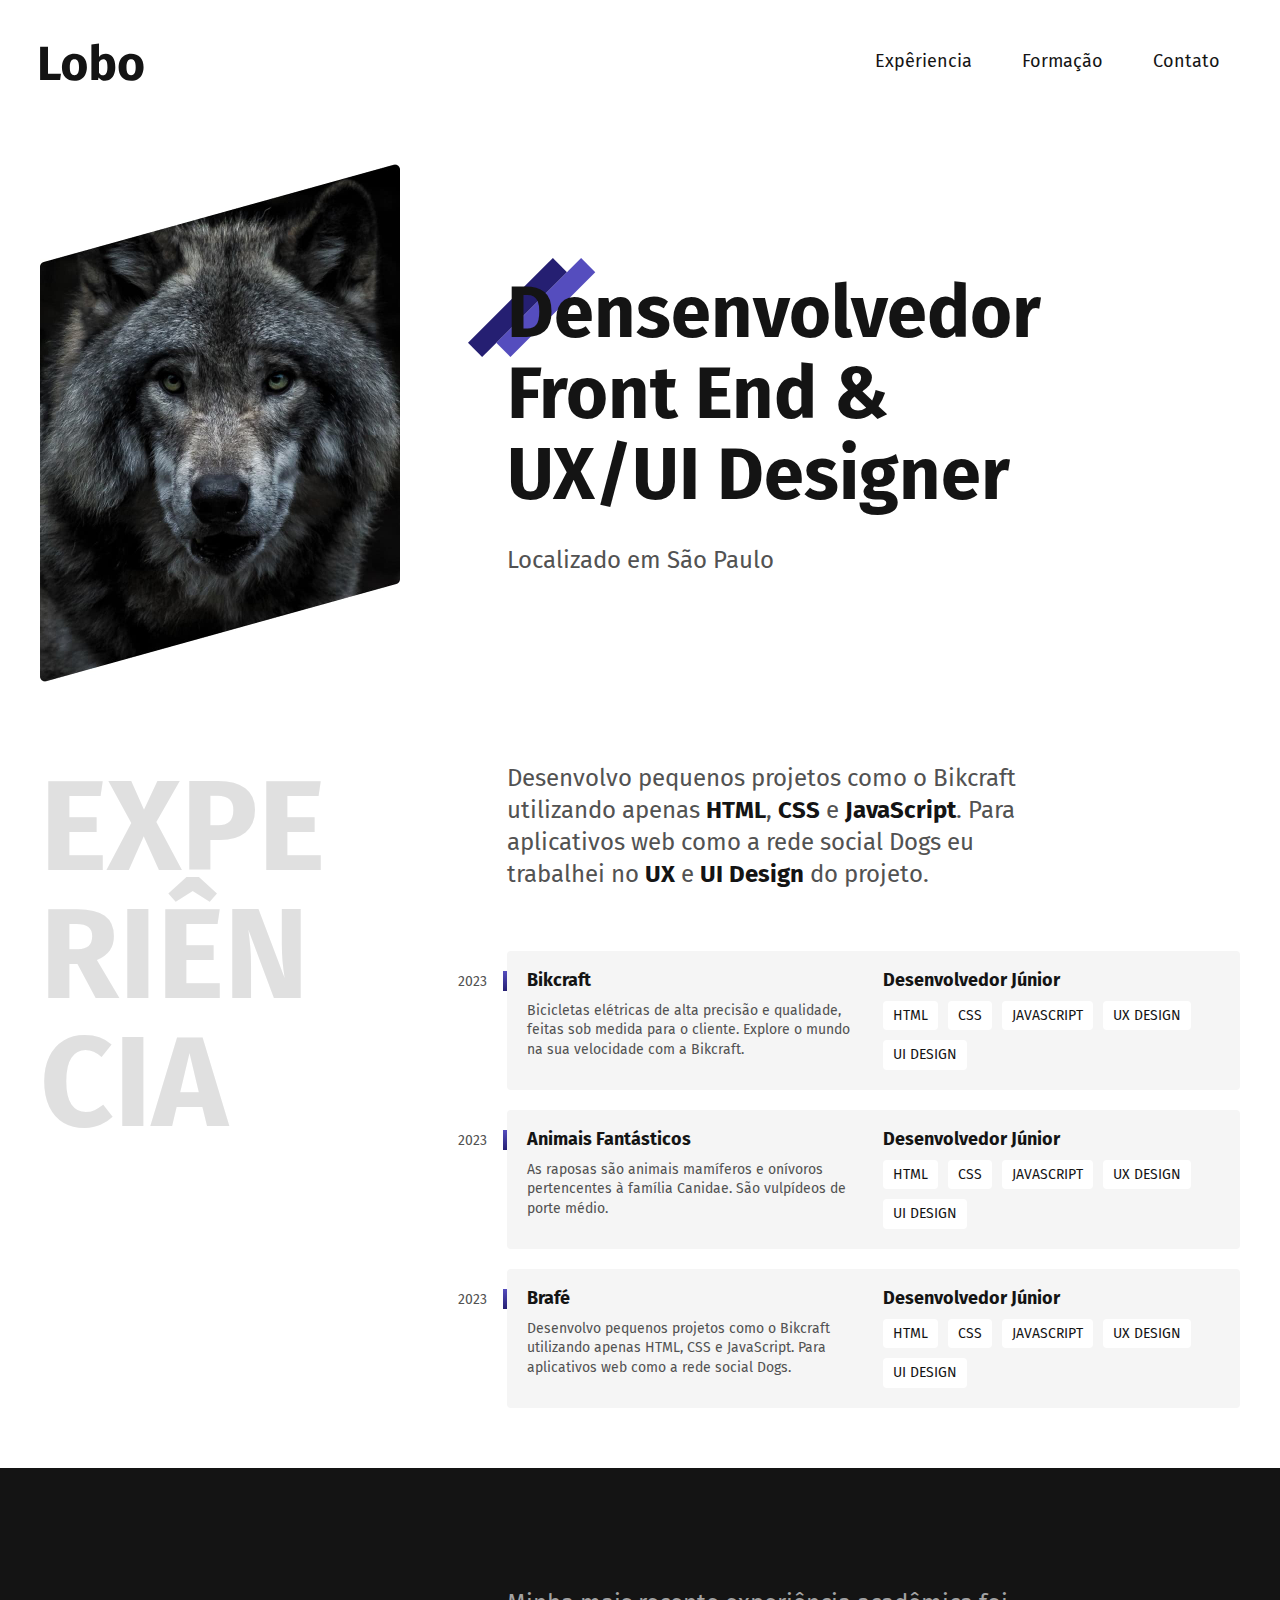
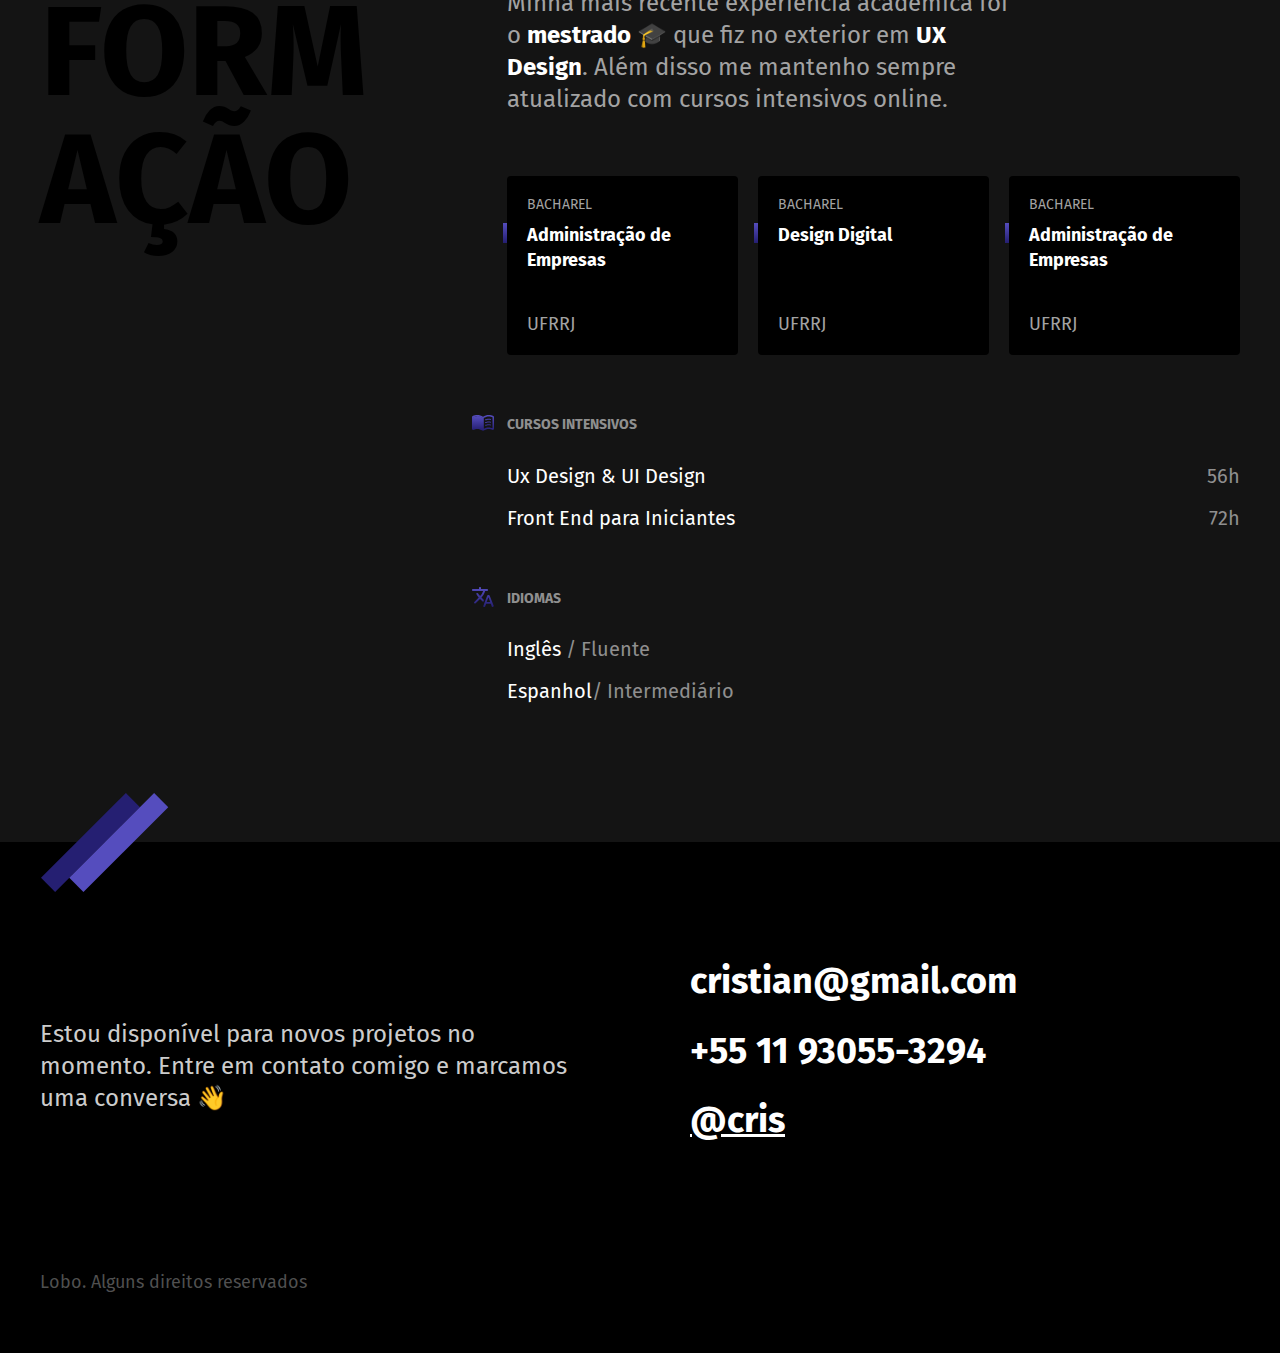
<file: index.html>
<!DOCTYPE html>
<html lang="pt-br">

<head>
  <meta charset="UTF-8">
  <meta name="viewport" content="width=device-width, initial-scale=1.0">
  <title>Lobo</title>
  <meta name="description" content="Densenvolvedor Front End & UX/UI Designer Localizado em São Paulo ">
  <link rel="stylesheet" href="css/style.css">
  <link rel="icon" href="./favicon.svg" type="image/svg+xml">
  <link rel="preconnect" href="https://fonts.googleapis.com">
  <link rel="preconnect" href="https://fonts.gstatic.com" crossorigin>
  <link href="https://fonts.googleapis.com/css2?family=Fira+Sans:wght@400;700&display=swap" rel="stylesheet">


</head>

<body>

  <header class="header">
    <img src="/img/Lobo.svg " alt="Lobo" width="104" height="38">
    <nav>
      <ul class="header-menu">
        <li><a href="#experiencia">Expêriencia</a></li>
        <li><a href="#formacao">Formação</a></li>
        <li><a href="#contato">Contato</a></li>
      </ul>
    </nav>
  </header>

  <main class="introducao">
    <img src="/img/perfil.jpg" alt="Lobo Cinza" width="360" height="520">
    <div>
      <h1>Densenvolvedor<br>
        Front End &<br>
        UX/UI Designer</h1>
      <p>Localizado em São Paulo </p>
    </div>

  </main>

  <section class="experiencia" id="experiencia" aria-label="Experiência">
    <h2 class="subtitulo">Experiência</h2>

    <div>
      <p class="experiencia-texto">Desenvolvo pequenos projetos como o Bikcraft utilizando apenas <strong>HTML</strong>, <strong>CSS</strong> e <strong>JavaScript</strong>. Para aplicativos web como a rede social Dogs eu trabalhei no <strong>UX</strong> e <strong>UI Design</strong> do projeto.</p>

      <div class="empresa" onclick="abrirEmNovaAba('bikcraft')">
        <span class="empresa-ano"> 2023</span>
        <h3 class="empresa-titulo">Bikcraft</h3>
        <span class="empresa-titulo">Desenvolvedor Júnior</span>
        <p class="empresa-texto">Bicicletas elétricas de alta precisão e qualidade, feitas sob medida para o cliente. Explore o mundo na sua velocidade com a Bikcraft.</p>
        <ul class="empresa-habilidades">
          <li>HTML</li>
          <li>CSS</li>
          <li>JAVASCRIPT</li>
          <li>UX DESIGN</li>
          <li>UI DESIGN</li>
        </ul>
      </div>

      <div class="empresa" onclick="abrirEmNovaAba('animaisBlog')">
        <span class="empresa-ano"> 2023</span>
        <h3 class="empresa-titulo">Animais Fantásticos</h3>
        <span class="empresa-titulo">Desenvolvedor Júnior</span>
        <p class="empresa-texto">As raposas são animais mamíferos e onívoros pertencentes à família Canidae. São vulpídeos de porte médio.</p>
        <ul class="empresa-habilidades">
          <li>HTML</li>
          <li>CSS</li>
          <li>JAVASCRIPT</li>
          <li>UX DESIGN</li>
          <li>UI DESIGN</li>
        </ul>
      </div>

      <div class="empresa" onclick="abrirEmNovaAba('bikcraft')">
        <span class="empresa-ano"> 2023</span>
        <h3 class="empresa-titulo">Brafé</h3>
        <span class="empresa-titulo">Desenvolvedor Júnior</span>
        <p class="empresa-texto">Desenvolvo pequenos projetos como o Bikcraft utilizando apenas HTML, CSS e JavaScript. Para aplicativos web como a rede social Dogs.</p>
        <ul class="empresa-habilidades">
          <li>HTML</li>
          <li>CSS</li>
          <li>JAVASCRIPT</li>
          <li>UX DESIGN</li>
          <li>UI DESIGN</li>
        </ul>

      </div>
    </div>
    </div>
  </section>


  <section class="formacao" id="formacao" aria-label="Formação">
    <div class="formacao-container">
      <h2 class="subtitulo">Formação</h2>

      <div>
        <p class="formacao-texto">
          Minha mais recente experiência acadêmica foi o <strong>mestrado</strong> 🎓 que fiz no exterior em <strong>UX Design</strong>. Além disso me mantenho sempre atualizado com cursos intensivos online.
        </p>

        <ul class="faculdade-lista">

          <li class="faculdade">
            <span class="faculdade-tipo">Bacharel</span>
            <h3 class="faculdade-curso">Administração de Empresas</h3>
            <span class="faculdade-instituicao">UFRRJ</span>
          </li>

          <li class="faculdade">
            <span class="faculdade-tipo">Bacharel</span>
            <h3 class="faculdade-curso">Design Digital</h3>
            <span class="faculdade-instituicao">UFRRJ</span>
          </li>

          <li class="faculdade">
            <span class="faculdade-tipo">Bacharel</span>
            <h3 class="faculdade-curso">Administração de Empresas</h3>
            <span class="faculdade-instituicao">UFRRJ</span>
          </li>

        </ul>

        <div class="formacao-extra">

          <div class="cursos">
            <h3>Cursos Intensivos</h3>
            <ul>
              <li>Ux Design & UI Design <span>56h</span></li>
              <li>Front End para Iniciantes<span>72h</span></li>
            </ul>
          </div>

          <div class="idiomas">
            <h3>Idiomas</h3>
            <ul>
              <li>Inglês <span>/ Fluente</span></li>
              <li>Espanhol<span>/ Intermediário</span></li>
            </ul>
          </div>

        </div>
      </div>
    </div>
  </section>



  <footer class="footer" id="contato">
    <div class="footer-container" id="contato">
      <p class="footer-texto">Estou disponível para novos projetos no momento. Entre em contato comigo e marcamos uma conversa 👋</p>
      <ul class="footer-contato">
        <li>cristian@gmail.com</li>
        <li>+55 11 93055-3294</li>
        <li><a href="/">@cris</a></li>
      </ul>
      <p class="footer-copy">Lobo. Alguns direitos reservados</p>
    </div>
  </footer>


   <script src="script.js"></script>
</body>

</html>
</file>
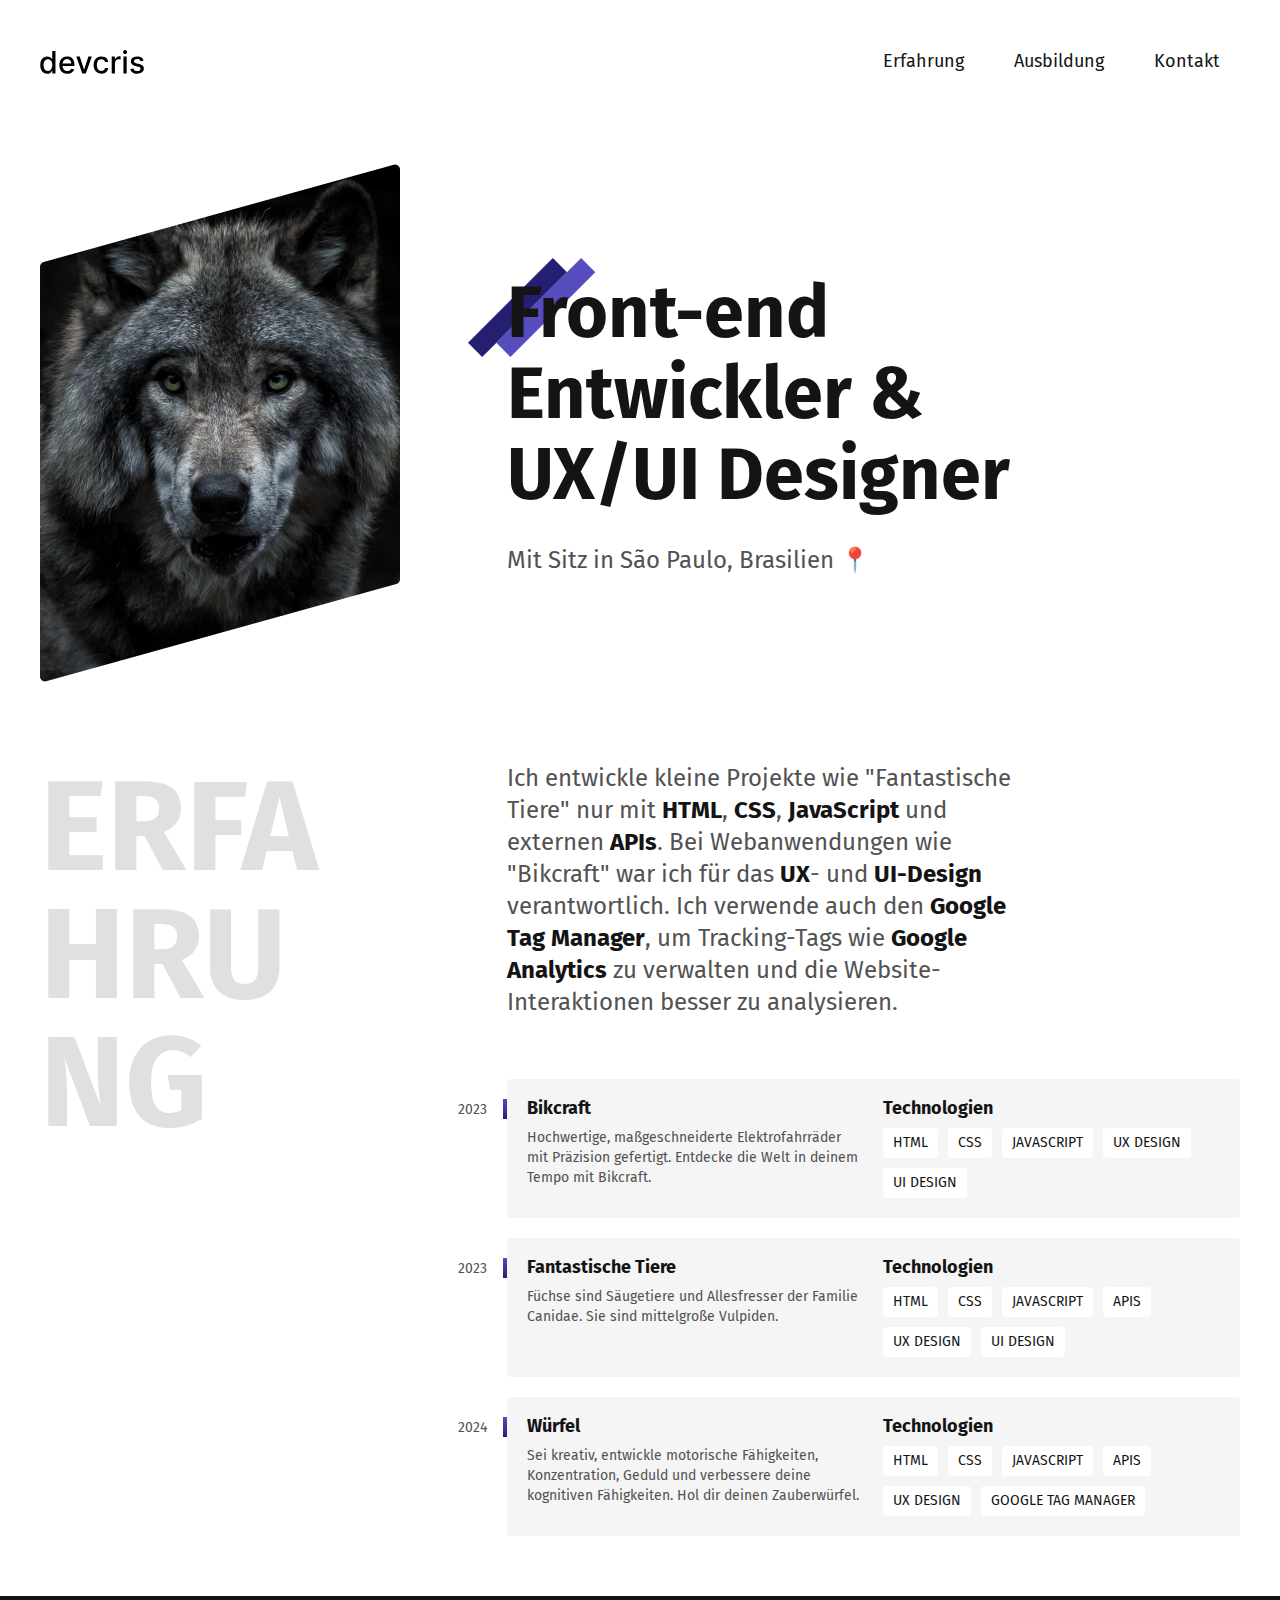
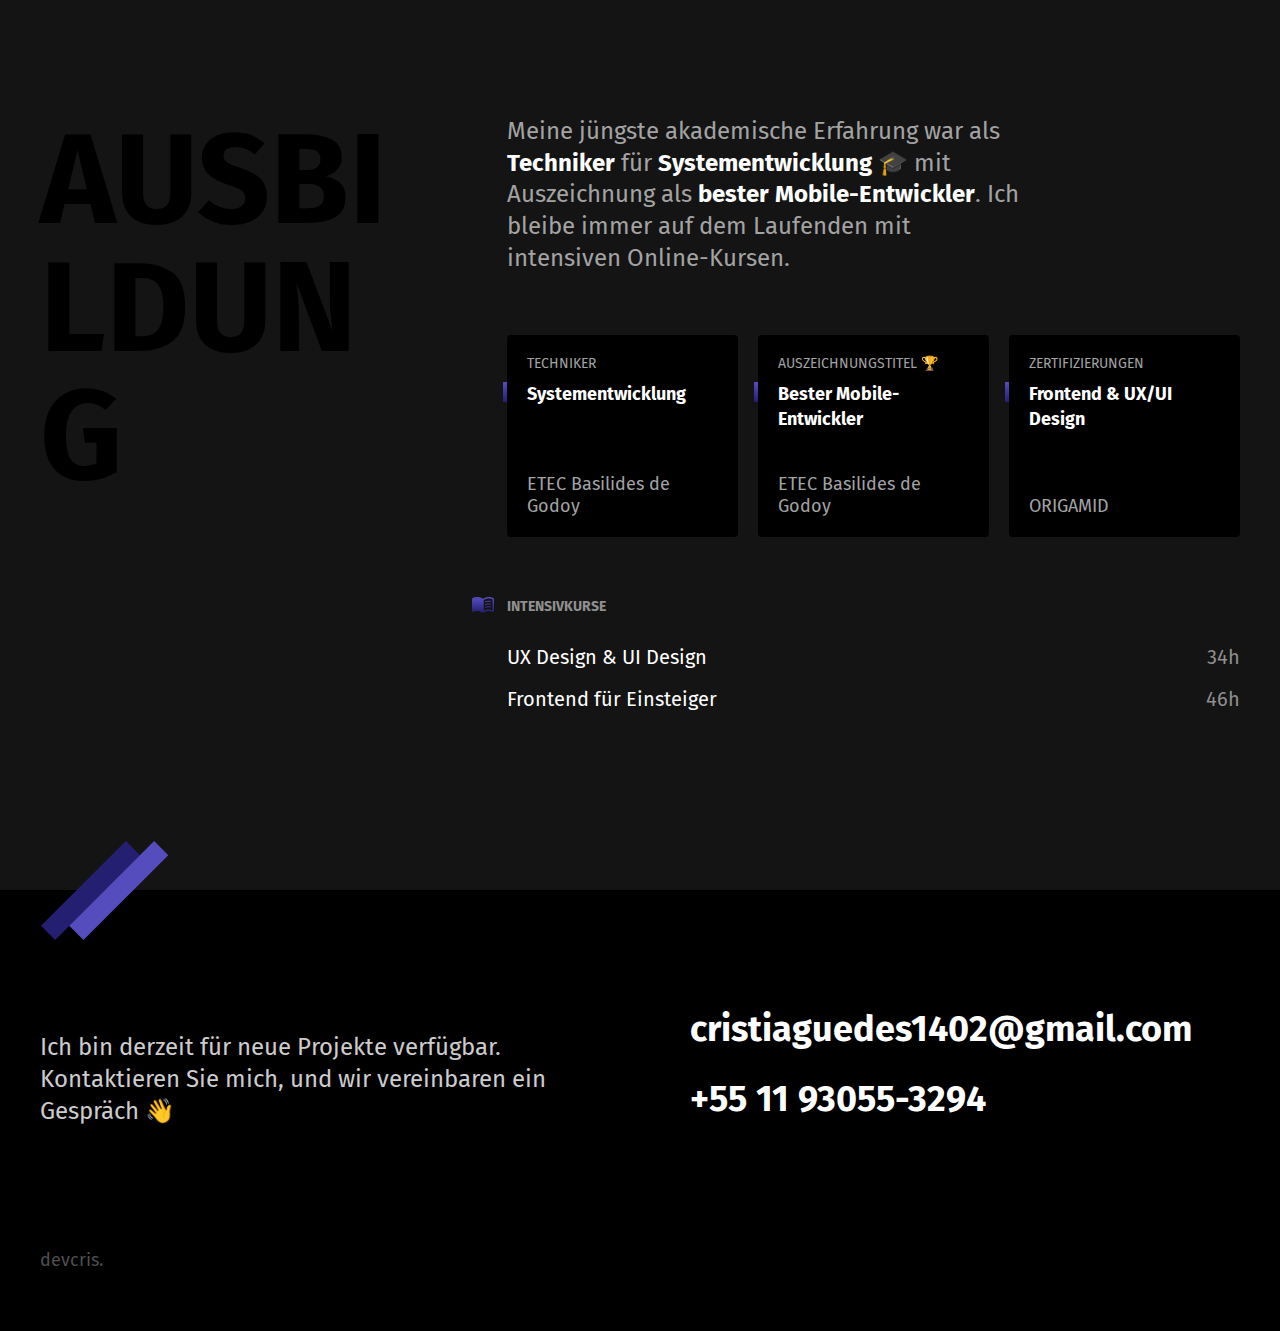
<file: de/index.html>
<!DOCTYPE html>
<html lang="de">

<head>
  <meta charset="UTF-8">
  <meta name="viewport" content="width=device-width, initial-scale=1.0">
  <title>devcris</title>
  <meta name="description" content="Frontend-Entwickler & UX/UI Designer mit Sitz in São Paulo">
  <link rel="stylesheet" href="../css/style.css">
  <link rel="icon" href="./favicon.svg" type="image/svg+xml">
  <link rel="preconnect" href="https://fonts.googleapis.com">
  <link rel="preconnect" href="https://fonts.gstatic.com" crossorigin>
  <link href="https://fonts.googleapis.com/css2?family=Fira+Sans:wght@400;700&display=swap" rel="stylesheet">
</head>

<body>
  <header class="header">
    <img src="/img/devcris.svg " alt="devcris" width="104" height="38">
    <nav>
      <ul class="header-menu">
        <li><a href="#experiencia">Erfahrung</a></li>
        <li><a href="#formacao">Ausbildung</a></li>
        <li><a href="#contato">Kontakt</a></li>
      </ul>
    </nav>
  </header>

  <main class="introducao">
    <img src="/img/perfil.jpg" alt="Foto Cristian Entwickler" width="360" height="520">
    <div>
      <h1>Front-end<br>
        Entwickler &<br>
        UX/UI Designer</h1>
      <p>Mit Sitz in São Paulo, Brasilien 📍</p>
    </div>
  </main>

  <section class="experiencia" id="experiencia" aria-label="Erfahrung">
    <h2 class="subtitulo">Erfahrung</h2>

    <div>
      <p class="experiencia-texto">Ich entwickle kleine Projekte wie "Fantastische Tiere" nur mit <strong>HTML</strong>, <strong>CSS</strong>, <strong>JavaScript</strong> und externen <strong>APIs</strong>. Bei Webanwendungen wie "Bikcraft" war ich für das <strong>UX</strong>- und <strong>UI-Design</strong> verantwortlich. Ich verwende auch den <strong>Google Tag Manager</strong>, um Tracking-Tags wie <strong>Google Analytics</strong> zu verwalten und die Website-Interaktionen besser zu analysieren.</p>

      <div class="empresa" onclick="abrirEmNovaAba('bikcraft')">
        <span class="empresa-ano">2023</span>
        <h3 class="empresa-titulo">Bikcraft</h3>
        <span class="empresa-titulo">Technologien</span>
        <p class="empresa-texto de">Hochwertige, maßgeschneiderte Elektrofahrräder mit Präzision gefertigt. Entdecke die Welt in deinem Tempo mit Bikcraft.</p>
        <ul class="empresa-habilidades">
          <li>HTML</li>
          <li>CSS</li>
          <li>JAVASCRIPT</li>
          <li>UX DESIGN</li>
          <li>UI DESIGN</li>
        </ul>
      </div>

      <div class="empresa" onclick="abrirEmNovaAba('animaisBlog')">
        <span class="empresa-ano">2023</span>
        <h3 class="empresa-titulo">Fantastische Tiere</h3>
        <span class="empresa-titulo">Technologien</span>
        <p class="empresa-texto de">Füchse sind Säugetiere und Allesfresser der Familie Canidae. Sie sind mittelgroße Vulpiden.</p>
        <ul class="empresa-habilidades">
          <li>HTML</li>
          <li>CSS</li>
          <li>JAVASCRIPT</li>
          <li>APIS</li>
          <li>UX DESIGN</li>
          <li>UI DESIGN</li>
        </ul>
      </div>

      <div class="empresa" onclick="window.open('https://cubomagico.pages.dev')">
        <span class="empresa-ano">2024</span>
        <h3 class="empresa-titulo">Würfel</h3>
        <span class="empresa-titulo">Technologien</span>
        <p class="empresa-texto de">Sei kreativ, entwickle motorische Fähigkeiten, Konzentration, Geduld und verbessere deine kognitiven Fähigkeiten. Hol dir deinen Zauberwürfel.</p>
        <ul class="empresa-habilidades">
          <li>HTML</li>
          <li>CSS</li>
          <li>JAVASCRIPT</li>
          <li>APIS</li>
          <li>UX DESIGN</li>
          <li>GOOGLE TAG MANAGER</li>
        </ul>
      </div>
    </div>
  </section>

  <section class="formacao" id="formacao" aria-label="Ausbildung">
    <div class="formacao-container">
      <h2 class="subtitulo">Ausbildung</h2>

      <div>
        <p class="formacao-texto">
          Meine jüngste akademische Erfahrung war als <strong>Techniker</strong> für <strong>Systementwicklung</strong> 🎓 mit Auszeichnung als <strong>bester Mobile-Entwickler</strong>. Ich bleibe immer auf dem Laufenden mit intensiven Online-Kursen.
        </p>

        <ul class="faculdade-lista">
          <li class="faculdade" onclick="abrirEmNovaAba('certificates/BOLETIM_33945.pdf')">
            <span class="faculdade-tipo">Techniker</span>
            <h3 class="faculdade-curso">Systementwicklung</h3>
            <span class="faculdade-instituicao">ETEC Basilides de Godoy</span>
          </li>

          <li class="faculdade" onclick="abrirEmNovaAba('certificates/analista-desenvolvedor-mobile.pdf')">
            <span class="faculdade-tipo">Auszeichnungstitel 🏆</span>
            <h3 class="faculdade-curso">Bester Mobile-Entwickler</h3>
            <span class="faculdade-instituicao">ETEC Basilides de Godoy</span>
          </li>

          <li class="faculdade" onclick="window.open('https://www.origamid.com/certificate/b93914c1')">
            <span class="faculdade-tipo">Zertifizierungen</span>
            <h3 class="faculdade-curso">Frontend & UX/UI Design</h3>
            <span class="faculdade-instituicao">ORIGAMID</span>
          </li>
        </ul>

        <div class="formacao-extra">
          <div class="cursos">
            <h3>Intensivkurse</h3>
            <ul>
              <li>UX Design & UI Design <span>34h</span></li>
              <li>Frontend für Einsteiger <span>46h</span></li>
            </ul>
          </div>
        </div>
      </div>
    </div>
  </section>

  <footer class="footer" id="contato">
    <div class="footer-container" id="contato">
      <p class="footer-texto">Ich bin derzeit für neue Projekte verfügbar. Kontaktieren Sie mich, und wir vereinbaren ein Gespräch 👋</p>
      <ul class="footer-contato">
        <li>cristiaguedes1402@gmail.com</li>
        <li>+55 11 93055-3294</li>
      </ul>
      <p class="footer-copy">devcris.</p>
    </div>
  </footer>

  <script src="../script.js"></script>
</body>

</html>
</file>
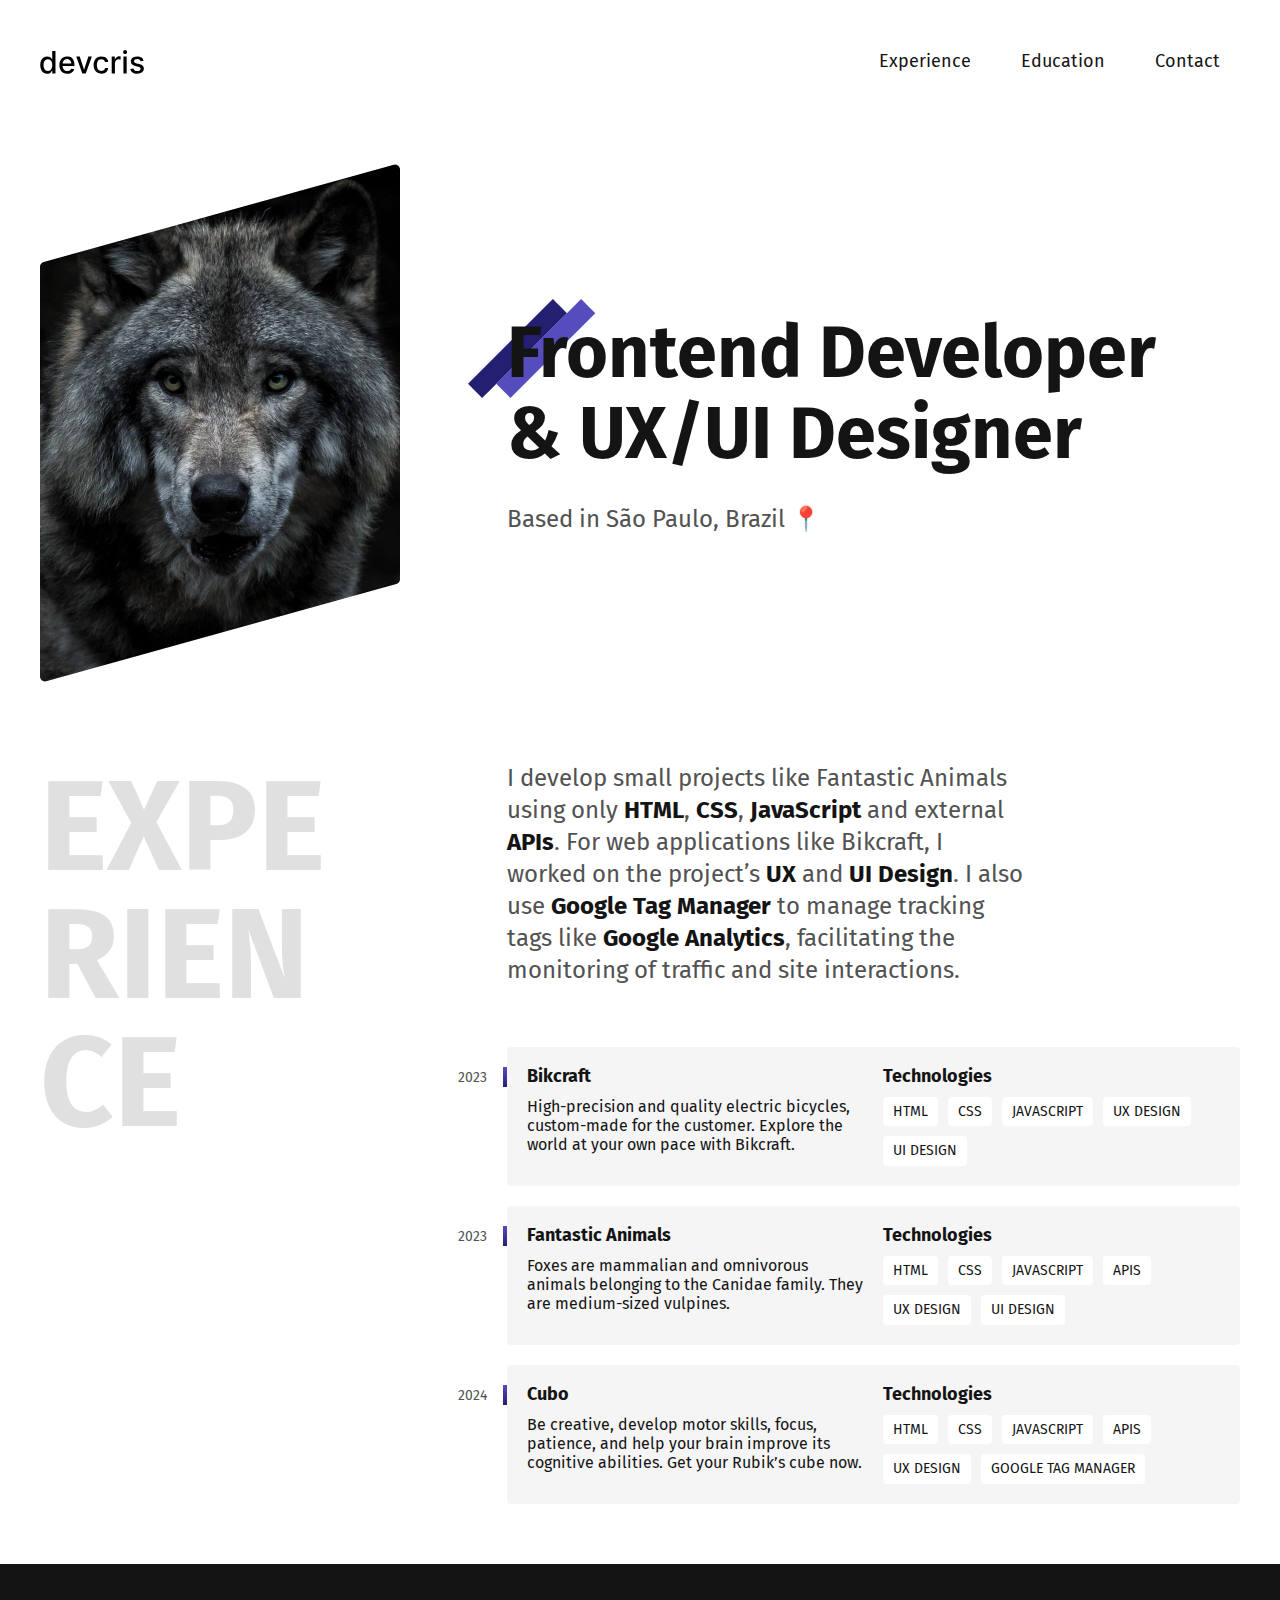
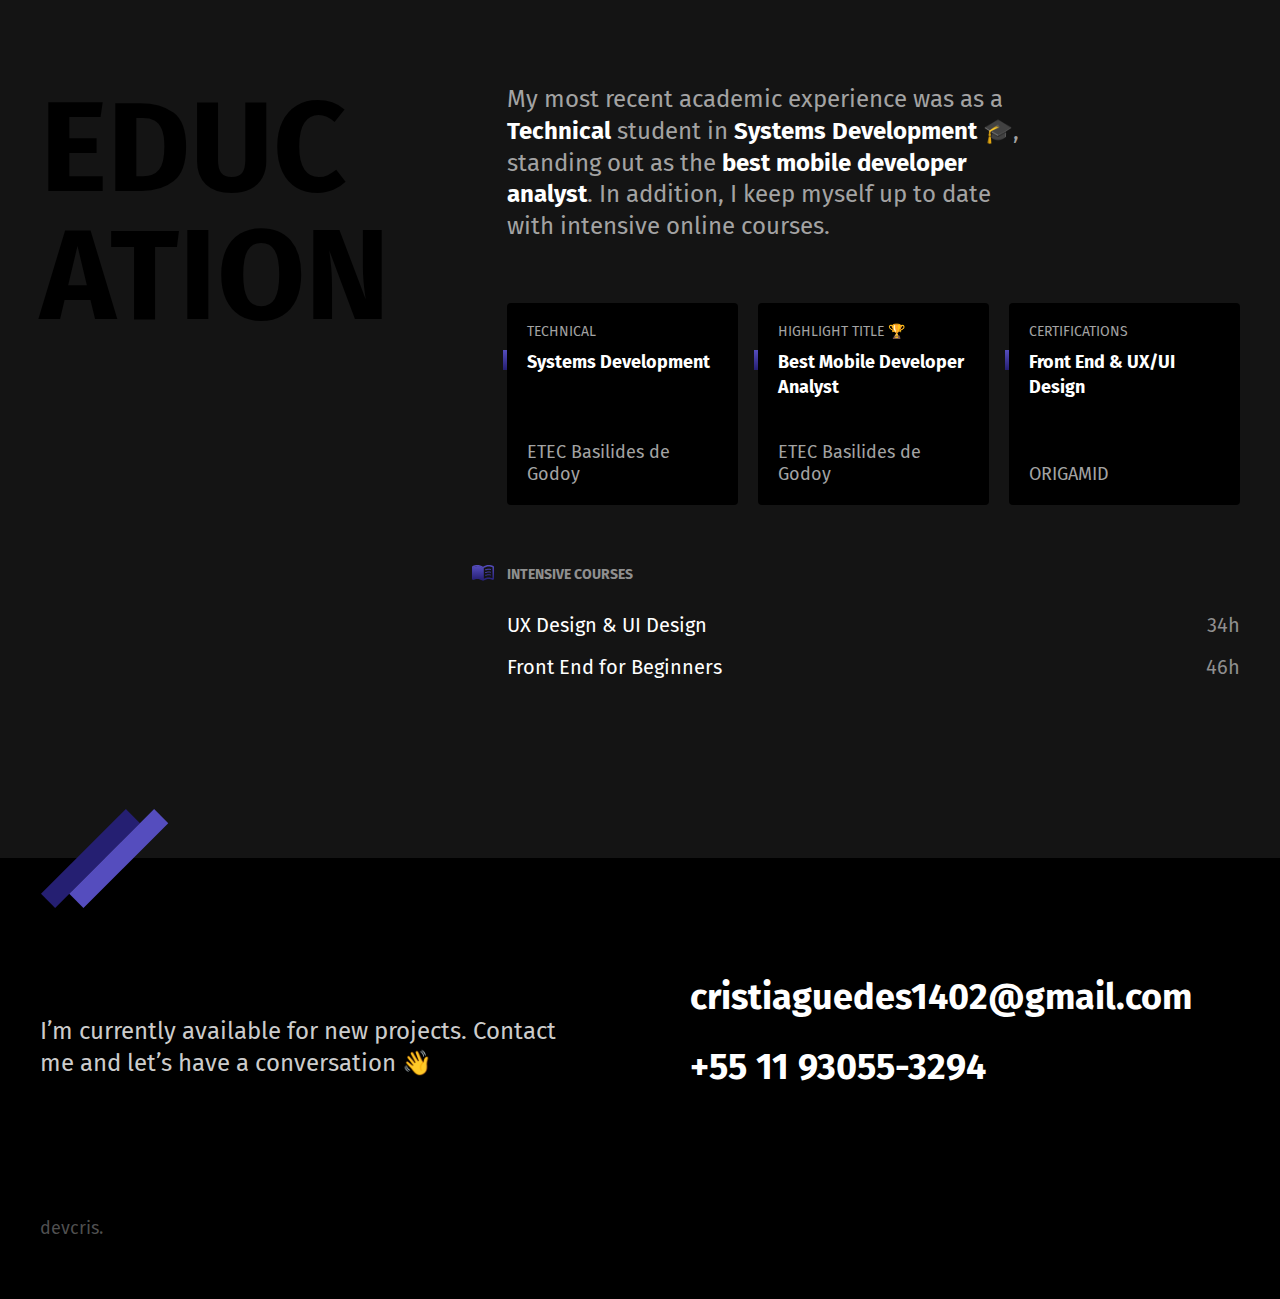
<file: en/index.html>
<!DOCTYPE html>
<html lang="en">

<head>
  <meta charset="UTF-8">
  <meta name="viewport" content="width=device-width, initial-scale=1.0">
  <title>devcris</title>
  <meta name="description" content="Front End Developer & UX/UI Designer Based in São Paulo">
  <link rel="stylesheet" href="../css/style.css">
  <link rel="icon" href="./favicon.svg" type="image/svg+xml">
  <link rel="preconnect" href="https://fonts.googleapis.com">
  <link rel="preconnect" href="https://fonts.gstatic.com" crossorigin>
  <link href="https://fonts.googleapis.com/css2?family=Fira+Sans:wght@400;700&display=swap" rel="stylesheet">
</head>

<body>

  <header class="header">
    <img src="/img/devcris.svg " alt="devcris" width="104" height="38">
    <nav>
      <ul class="header-menu">
        <li><a href="#experiencia">Experience</a></li>
        <li><a href="#formacao">Education</a></li>
        <li><a href="#contato">Contact</a></li>
      </ul>
    </nav>
  </header>

  <main class="introducao">
    <img src="/img/perfil.jpg" alt="Photo Cristian Developer" width="360" height="520">
    <div>
      <h1>Frontend Developer<br>
          & UX/UI Designer</h1>
      <p>Based in São Paulo, Brazil 📍</p>
    </div>
  </main>

  <section class="experiencia" id="experiencia" aria-label="Experience">
    <h2 class="subtitulo">Experience</h2>

    <div>
      <p class="experiencia-texto">I develop small projects like Fantastic Animals using only <strong>HTML</strong>, <strong>CSS</strong>, <strong>JavaScript</strong> and external <strong>APIs</strong>. For web applications like Bikcraft, I worked on the project’s <strong>UX</strong> and <strong>UI Design</strong>. I also use <strong>Google Tag Manager</strong> to manage tracking tags like <strong>Google Analytics</strong>, facilitating the monitoring of traffic and site interactions.</p>

      <div class="empresa" onclick="abrirEmNovaAba('bikcraft')">
        <span class="empresa-ano"> 2023</span>
        <h3 class="empresa-titulo">Bikcraft</h3>
        <span class="empresa-titulo">Technologies</span>
        <p class="empresa-texto-en">High-precision and quality electric bicycles, custom-made for the customer. Explore the world at your own pace with Bikcraft.</p>
        <ul class="empresa-habilidades">
          <li>HTML</li>
          <li>CSS</li>
          <li>JAVASCRIPT</li>
          <li>UX DESIGN</li>
          <li>UI DESIGN</li>
        </ul>
      </div>

      <div class="empresa" onclick="abrirEmNovaAba('animaisBlog')">
        <span class="empresa-ano"> 2023</span>
        <h3 class="empresa-titulo">Fantastic Animals</h3>
        <span class="empresa-titulo">Technologies</span>
        <p class="empresa-texto-en">Foxes are mammalian and omnivorous animals belonging to the Canidae family. They are medium-sized vulpines.</p>
        <ul class="empresa-habilidades">
          <li>HTML</li>
          <li>CSS</li>
          <li>JAVASCRIPT</li>
          <li>APIS</li>
          <li>UX DESIGN</li>
          <li>UI DESIGN</li>
        </ul>
      </div>

      <div class="empresa" onclick="window.open('https://cubomagico.pages.dev')">
        <span class="empresa-ano"> 2024</span>
        <h3 class="empresa-titulo">Cubo</h3>
        <span class="empresa-titulo">Technologies</span>
        <p class="empresa-texto-en">Be creative, develop motor skills, focus, patience, and help your brain improve its cognitive abilities. Get your Rubik’s cube now.</p>
        <ul class="empresa-habilidades">
          <li>HTML</li>
          <li>CSS</li>
          <li>JAVASCRIPT</li>
          <li>APIS</li>
          <li>UX DESIGN</li>
          <li>GOOGLE TAG MANAGER</li>
        </ul>
      </div>
    </div>
  </section>

  <section class="formacao" id="formacao" aria-label="Education">
    <div class="formacao-container">
      <h2 class="subtitulo">Education</h2>

      <div>
        <p class="formacao-texto">
          My most recent academic experience was as a <strong>Technical</strong> student in <strong>Systems Development</strong> 🎓, standing out as the <strong>best mobile developer analyst</strong>. In addition, I keep myself up to date with intensive online courses.
        </p>

        <ul class="faculdade-lista">

          <li class="faculdade" onclick="abrirEmNovaAba('certificates/BOLETIM_33945.pdf')">
            <span class="faculdade-tipo">technical</span>
            <h3 class="faculdade-curso">Systems Development</h3>
            <span class="faculdade-instituicao">ETEC Basilides de Godoy</span>
          </li>

          <li class="faculdade" onclick="abrirEmNovaAba('certificates/analista-desenvolvedor-mobile.pdf')">
            <span class="faculdade-tipo">highlight title 🏆</span>
            <h3 class="faculdade-curso">Best Mobile Developer Analyst</h3>
            <span class="faculdade-instituicao">ETEC Basilides de Godoy</span>
          </li>

          <li class="faculdade" onclick="window.open('https://www.origamid.com/certificate/b93914c1')">
            <span class="faculdade-tipo">Certifications</span>
            <h3 class="faculdade-curso">Front End &
              UX/UI Design</h3>
            <span class="faculdade-instituicao">ORIGAMID</span>
          </li>

        </ul>

        <div class="formacao-extra">

          <div class="cursos">
            <h3>Intensive Courses</h3>
            <ul>
              <li>UX Design & UI Design <span>34h</span></li>
              <li>Front End for Beginners <span>46h</span></li>
            </ul>
          </div>

          <!-- <div class="idiomas">
            <h3>Languages</h3>
            <ul>
              <li>English <span>/ Fluent</span></li>
              <li>Spanish <span>/ Intermediate</span></li>
            </ul>
          </div> -->

        </div>
      </div>
    </div>
  </section>

  <footer class="footer" id="contato">
    <div class="footer-container" id="contato">
      <p class="footer-texto">I’m currently available for new projects. Contact me and let’s have a conversation 👋</p>
      <ul class="footer-contato">
        <li>cristiaguedes1402@gmail.com</li>
        <li>+55 11 93055-3294</li>
      </ul>
      <p class="footer-copy">devcris.</p>
    </div>
  </footer>

  <script src="../script.js"></script>
</body>

</html>
</file>
<file: css/style.css>
@import "./global.css";
@import "./header.css";
@import "./introducao.css";
@import "./experiencia.css";
@import "./formacao.css";
@import "./footer.css";
</file>
